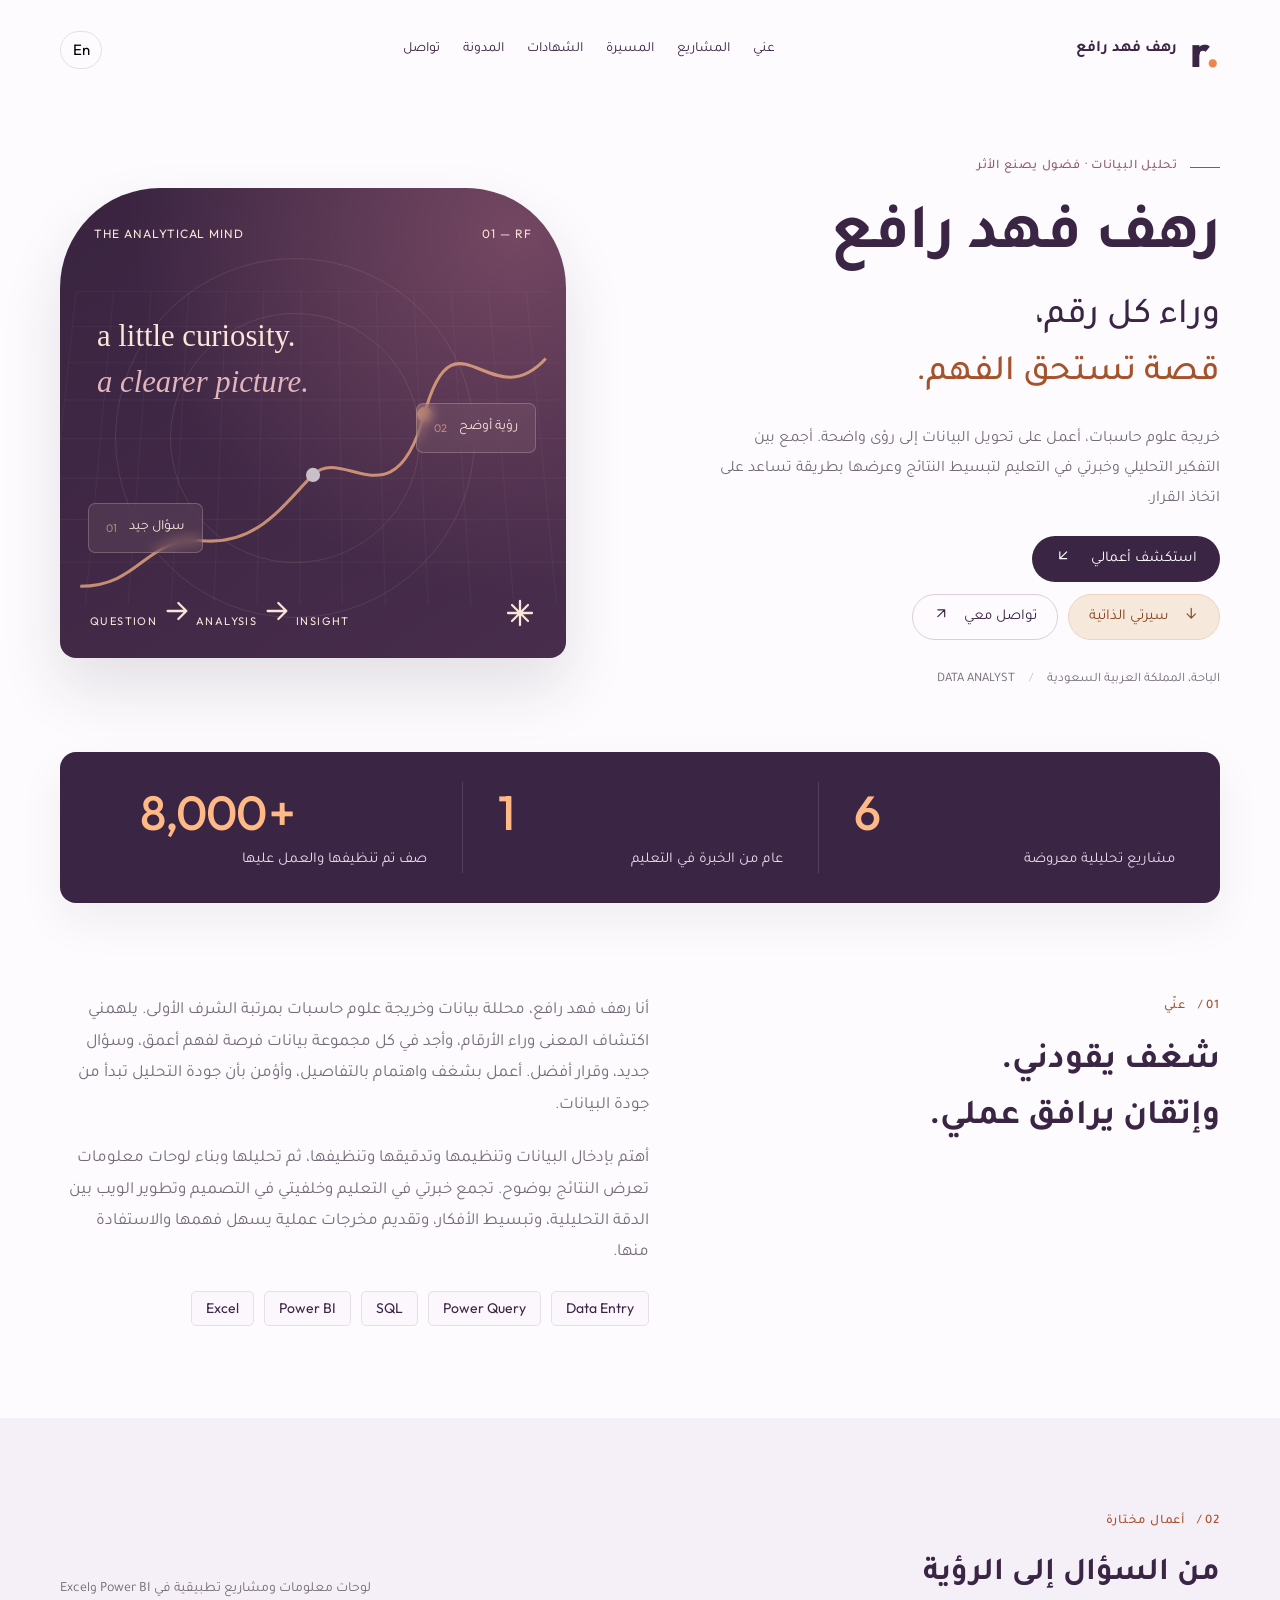
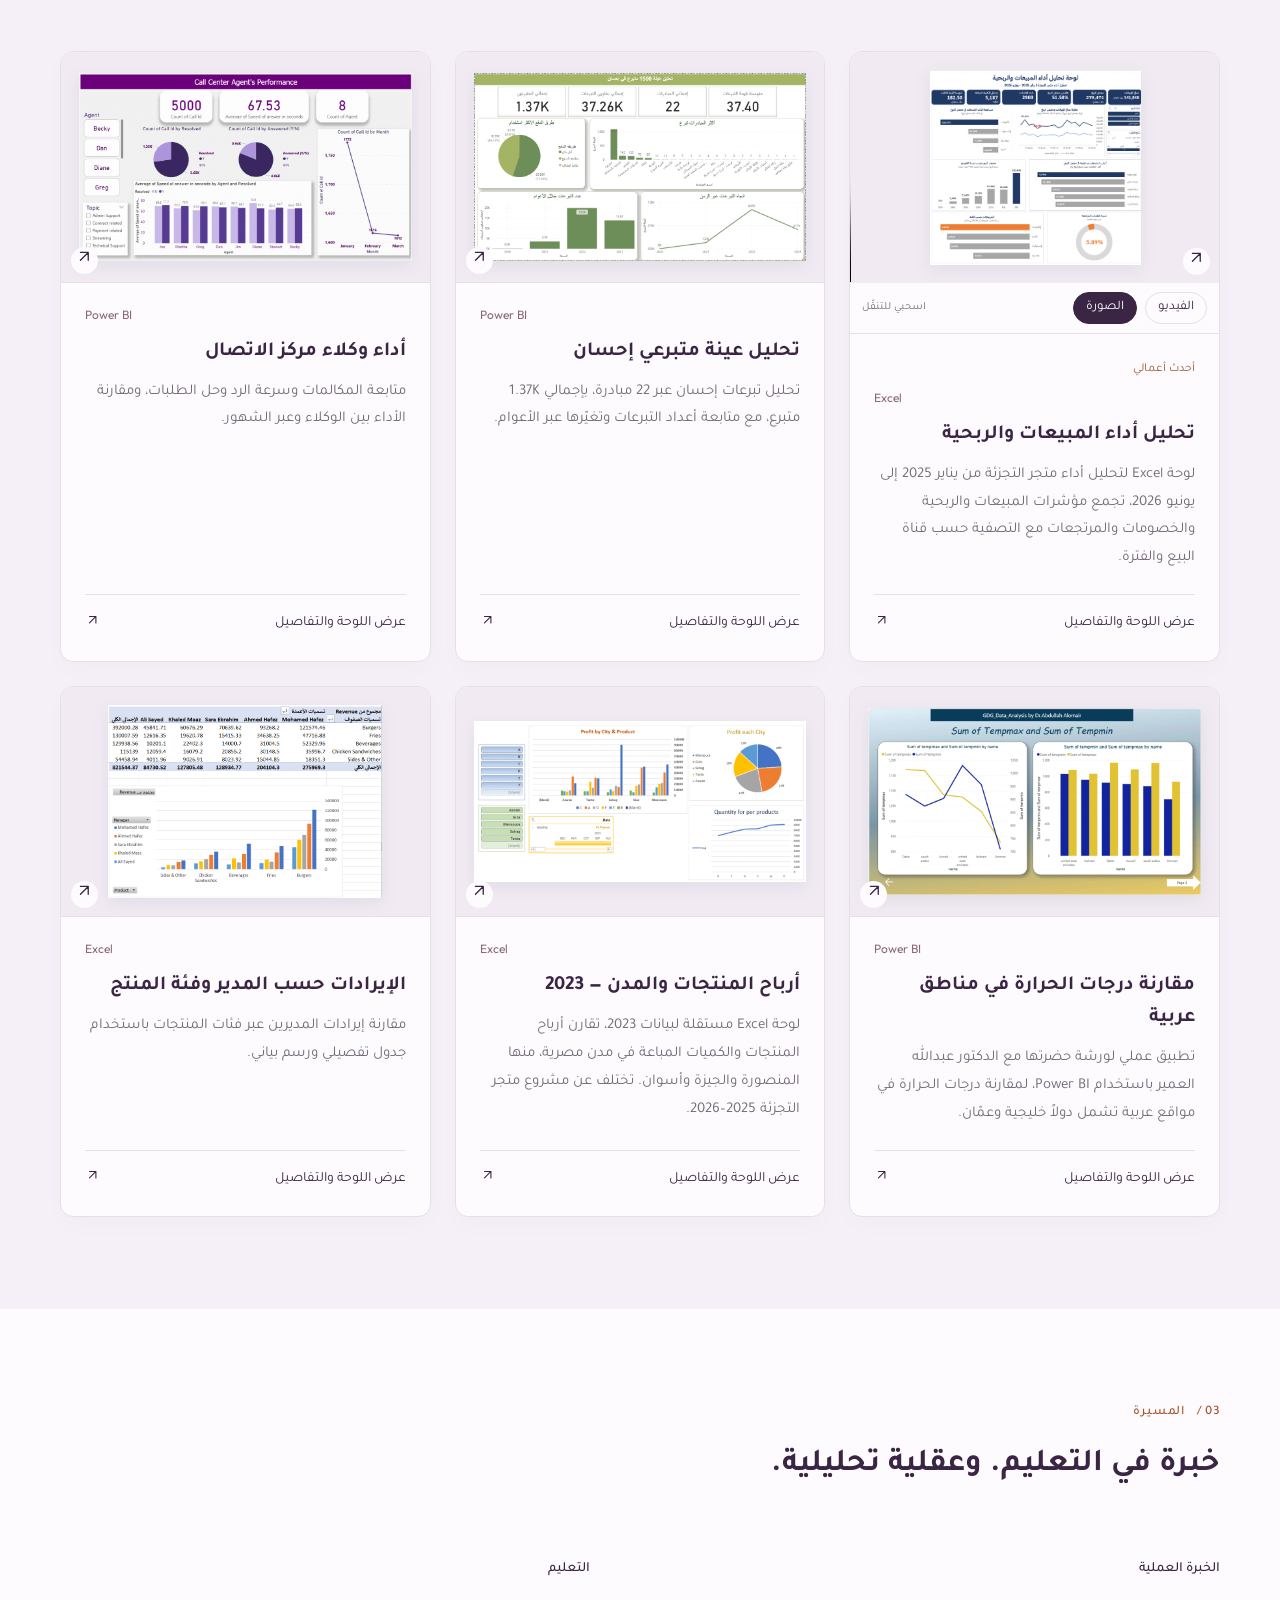
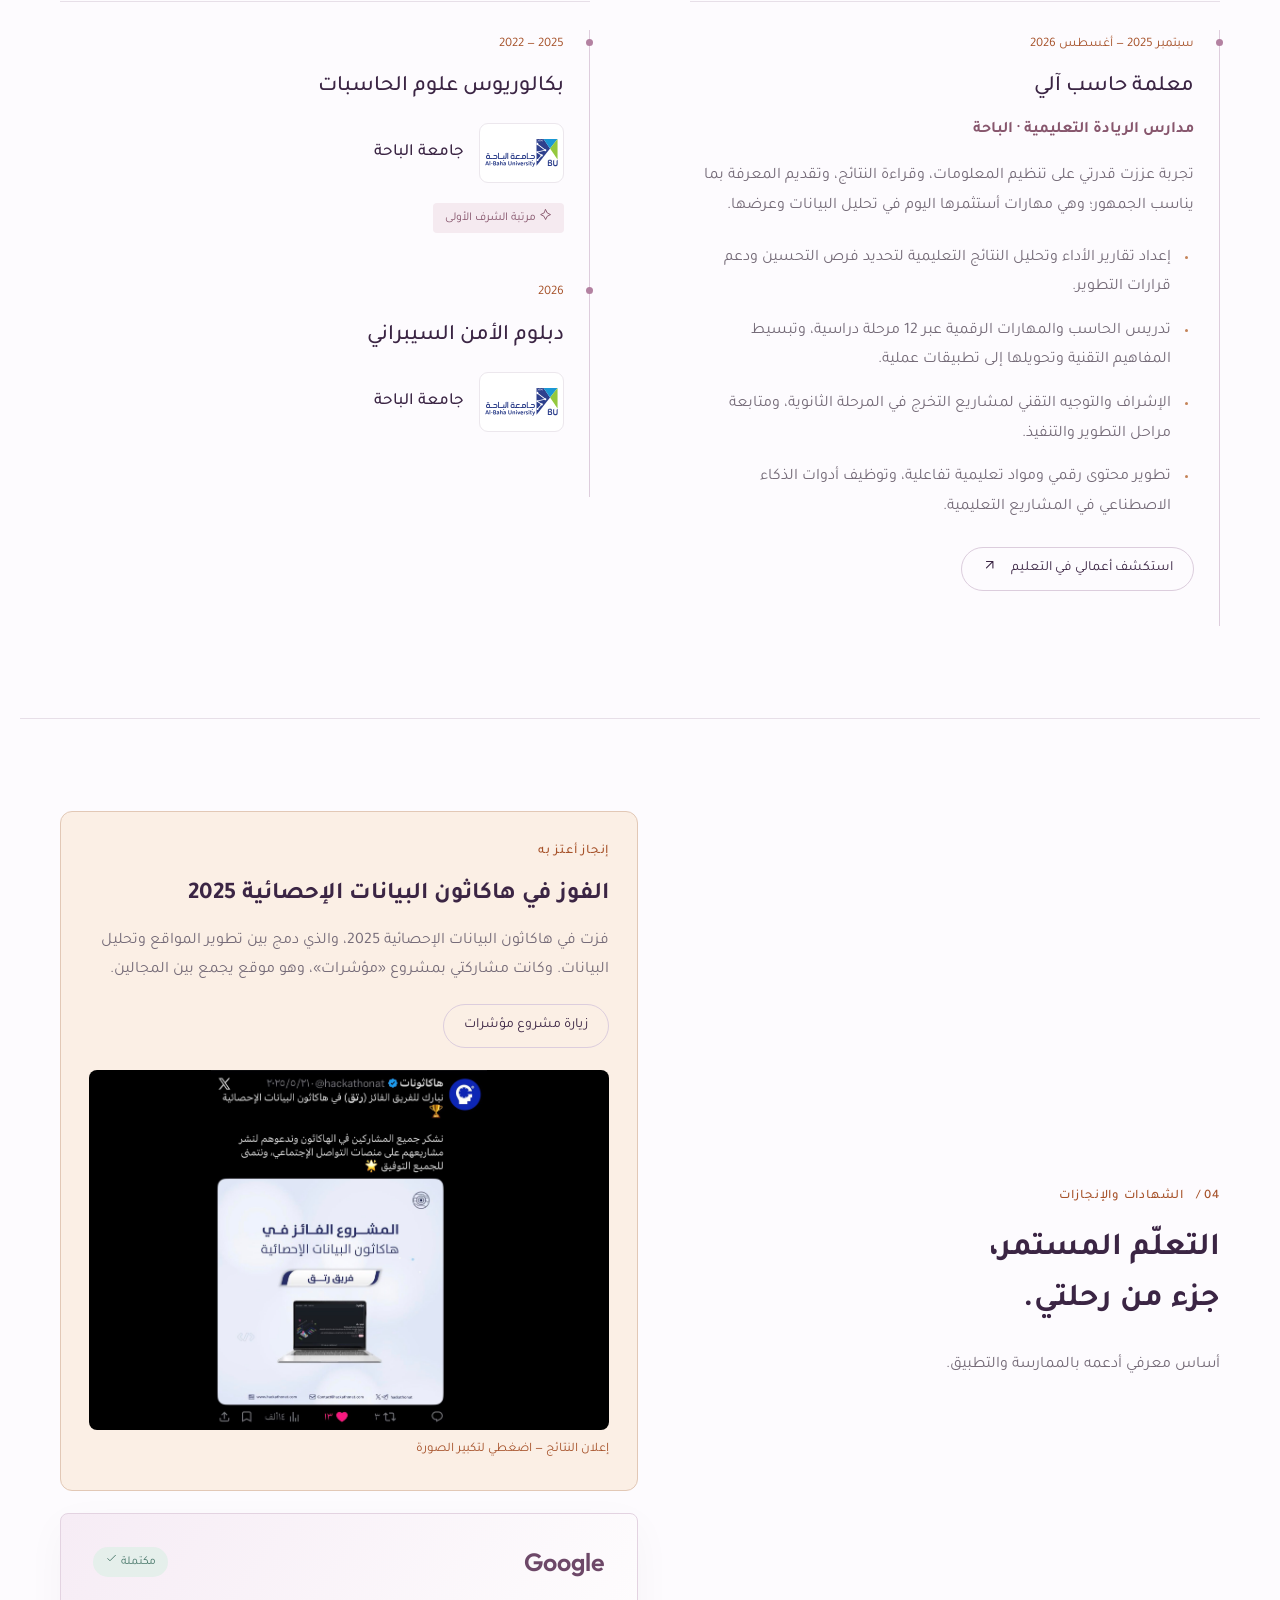
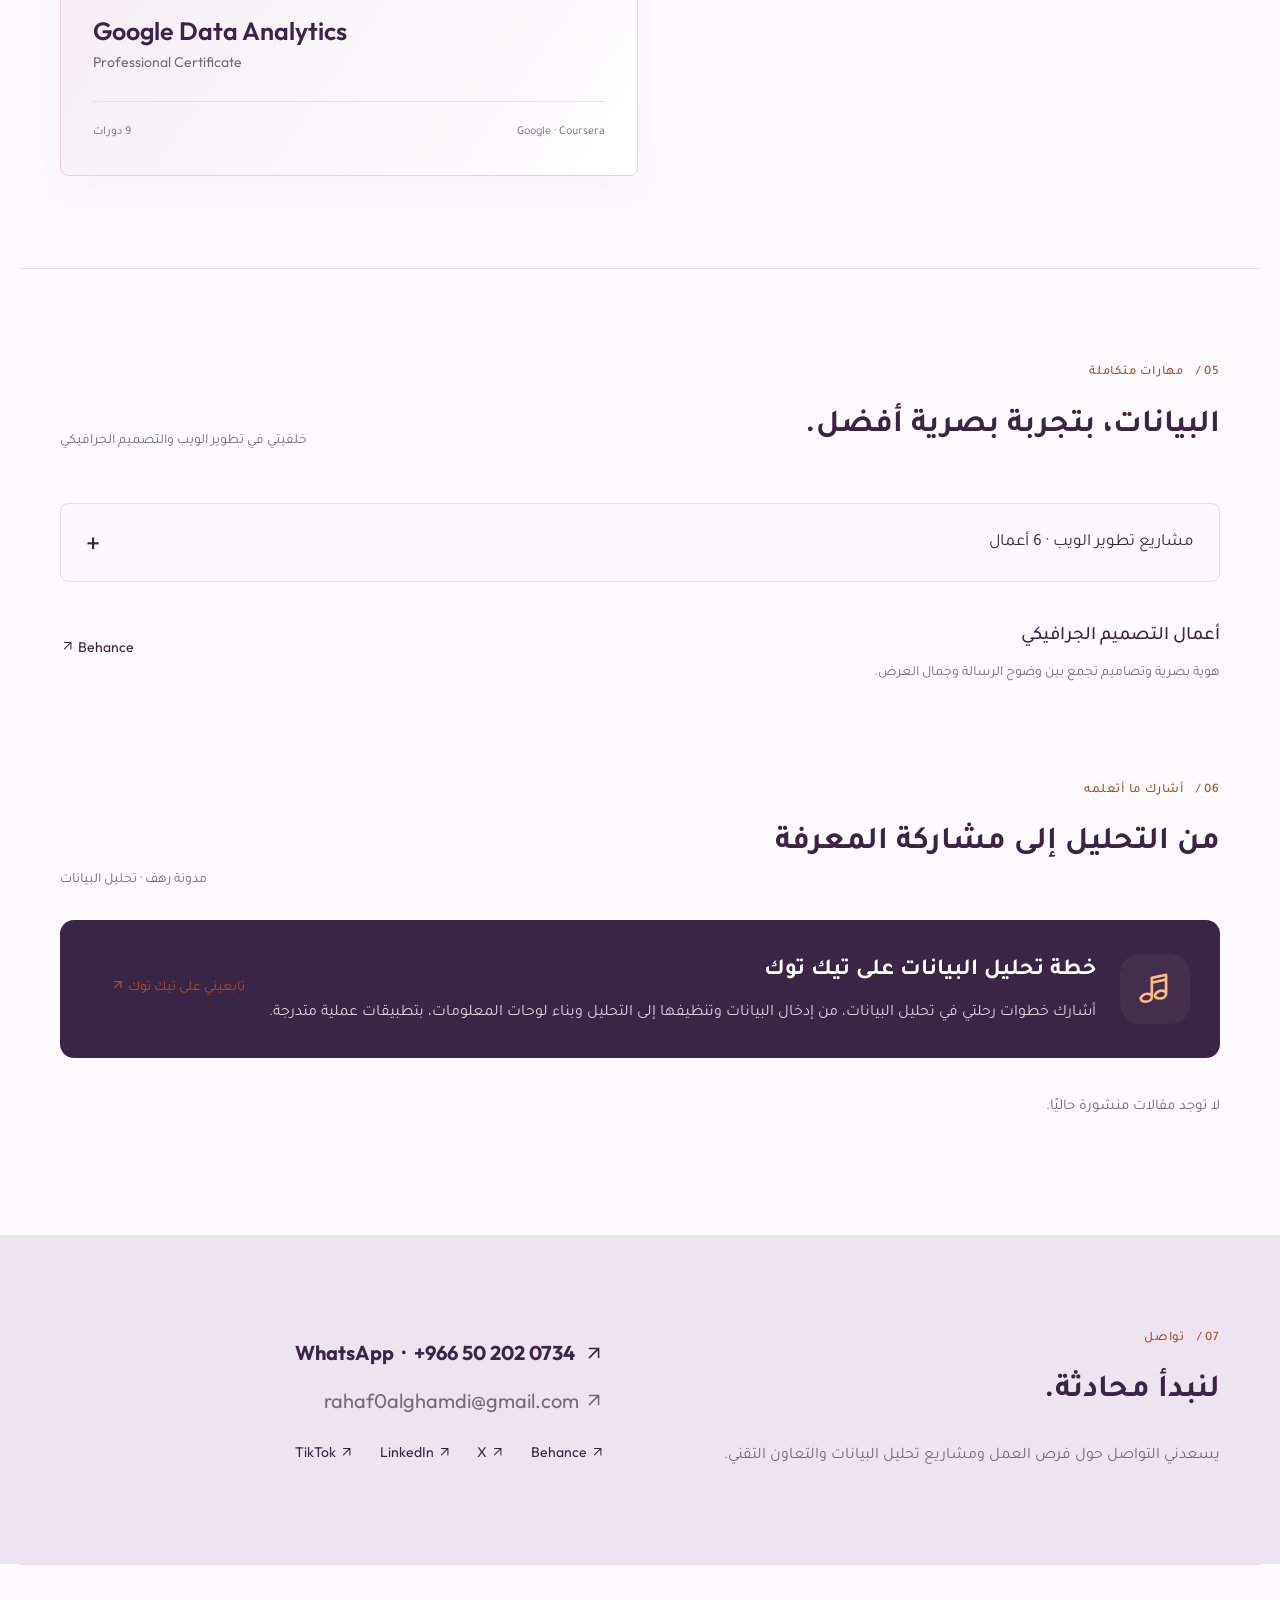
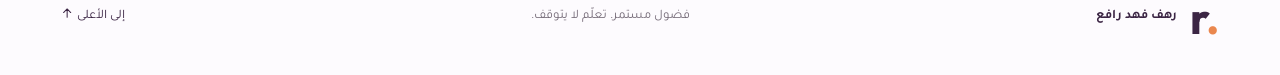
<file: index.html>
<!DOCTYPE html><html lang="ar" dir="rtl"><head><meta charset="UTF-8"><meta name="viewport" content="width=device-width, initial-scale=1"><meta name="description" content="رهف فهد رافع — بورتفوليو تحليل البيانات، المشاريع، الشهادات والخبرة المهنية."><title>رهف فهد رافع | تحليل البيانات</title><link rel="icon" type="image/svg+xml" href="data:image/svg+xml,%3Csvg xmlns='http://www.w3.org/2000/svg' viewBox='0 0 32 32'%3E%3Crect width='32' height='32' rx='9' fill='%233B2544'/%3E%3Cpath d='M8 23V16M16 23V9M24 23V13' stroke='%23FF995C' stroke-width='4'/%3E%3C/svg%3E"><link rel="preconnect" href="https://fonts.googleapis.com"><link href="https://fonts.googleapis.com/css2?family=Tajawal:wght@400;500;600;700;800&amp;family=Outfit:wght@400;500;600;700&amp;display=swap" rel="stylesheet"><link rel="stylesheet" href="style.css?v=20261029-media"></head><body><div class="scroll-progress" aria-hidden="true"></div>
<header><a class="brand" href="#home" aria-label="Rahaf home"><span class="monogram">r<span>.</span></span><span data-ar="رهف فهد رافع" data-en="Rahaf Fahad Rafea">رهف فهد رافع</span></a><nav id="main-nav" aria-label="Main navigation"><a href="#about" data-ar="عني" data-en="About">عني</a><a href="#projects" data-ar="المشاريع" data-en="Projects">المشاريع</a><a href="#journey" data-ar="المسيرة" data-en="Journey">المسيرة</a><a href="#certificates" data-ar="الشهادات" data-en="Credentials">الشهادات</a><a href="#blog" data-ar="المدونة" data-en="Blog">المدونة</a><a href="#contact" data-ar="تواصل" data-en="Contact">تواصل</a></nav><div class="header-controls"><button class="language" id="language" aria-label="Switch to English">En</button><button class="menu-toggle" aria-controls="main-nav" aria-expanded="false" aria-label="فتح القائمة" type="button"><span></span><span></span><span></span></button></div></header>
<main><section class="hero wrap" id="home"><div class="hero-copy"><div class="eyebrow"><span class="short-line"></span><span data-ar="تحليل البيانات · فضول يصنع الأثر" data-en="DATA ANALYTICS · CURIOSITY WITH PURPOSE">تحليل البيانات · فضول يصنع الأثر</span></div><h1 data-ar="رهف فهد رافع" data-en="Rahaf Fahad Rafea">رهف فهد رافع</h1><h2 data-ar="وراء كل رقم،<br><span>قصة تستحق الفهم.</span>" data-en="Behind every number,<br><span>a story worth understanding.</span>">وراء كل رقم،<br><span>قصة تستحق الفهم.</span></h2><p data-ar="خريجة علوم حاسبات، أعمل على تحويل البيانات إلى رؤى واضحة. أجمع بين التفكير التحليلي وخبرتي في التعليم لتبسيط النتائج وعرضها بطريقة تساعد على اتخاذ القرار." data-en="A Computer Science graduate turning data into clear insights. I combine analytical thinking with my teaching experience to make findings understandable and useful for decision-making.">خريجة علوم حاسبات، أعمل على تحويل البيانات إلى رؤى واضحة. أجمع بين التفكير التحليلي وخبرتي في التعليم لتبسيط النتائج وعرضها بطريقة تساعد على اتخاذ القرار.</p><div class="hero-actions"><a class="primary" href="#projects"><span data-ar="استكشف أعمالي" data-en="Explore my work" >استكشف أعمالي</span><span><svg class="ui-icon" viewBox="0 0 24 24" fill="none" stroke="currentColor" stroke-width="1.7" stroke-linecap="round" stroke-linejoin="round" aria-hidden="true" focusable="false"><path d="M17 7 7 17M7 7v10h10"/></svg></span></a><div class="secondary-actions"><a class="secondary resume-button" href="assets/Rahaf_Data_Analyst_CV.pdf?v=20261029-cv" target="_blank" rel="noopener" download="Rahaf_Data_Analyst_CV.pdf"><span aria-hidden="true"><svg class="ui-icon" viewBox="0 0 24 24" fill="none" stroke="currentColor" stroke-width="1.7" stroke-linecap="round" stroke-linejoin="round" aria-hidden="true" focusable="false"><path d="M12 5v14m-6-6 6 6 6-6"/></svg></span><span data-ar="سيرتي الذاتية" data-en="My résumé" >سيرتي الذاتية</span></a><a class="secondary" href="https://wa.me/966502020734" target="_blank" rel="noopener noreferrer"><span data-ar="تواصل معي" data-en="Get in touch" >تواصل معي</span><span aria-hidden="true"><svg class="ui-icon" viewBox="0 0 24 24" fill="none" stroke="currentColor" stroke-width="1.7" stroke-linecap="round" stroke-linejoin="round" aria-hidden="true" focusable="false"><path d="M7 17 17 7M7 7h10v10"/></svg></span></a></div></div><div class="hero-foot"><span data-ar="الباحة، المملكة العربية السعودية" data-en="Al-Baha, Saudi Arabia">الباحة، المملكة العربية السعودية</span><span class="sep">/</span><span>DATA ANALYST</span></div></div><div class="visual" aria-hidden="true"><div class="visual-top"><span>THE ANALYTICAL MIND</span><span>01 — RF</span></div><div class="orbit o1"></div><div class="orbit o2"></div><div class="graph-grid"></div><svg class="trend" viewBox="0 0 500 320"><path d="M20 270 C80 270 85 220 140 225 S220 190 250 160 S330 210 360 100 S425 105 480 45" fill="none" stroke="#ffb987" stroke-width="3"/><circle cx="250" cy="160" r="7" fill="#fff"/><circle cx="360" cy="100" r="7" fill="#ffb987"/></svg><div class="visual-word">a little curiosity.<br><em>a clearer picture.</em></div><div class="floating f1"><span>01</span><b data-ar="سؤال جيد" data-en="A good question">سؤال جيد</b></div><div class="floating f2"><span>02</span><b data-ar="رؤية أوضح" data-en="A clearer insight">رؤية أوضح</b></div><div class="visual-bottom"><span>QUESTION <svg class="ui-icon" viewBox="0 0 24 24" fill="none" stroke="currentColor" stroke-width="1.7" stroke-linecap="round" stroke-linejoin="round" aria-hidden="true" focusable="false"><path d="M5 12h14m-6-6 6 6-6 6"/></svg> ANALYSIS <svg class="ui-icon" viewBox="0 0 24 24" fill="none" stroke="currentColor" stroke-width="1.7" stroke-linecap="round" stroke-linejoin="round" aria-hidden="true" focusable="false"><path d="M5 12h14m-6-6 6 6-6 6"/></svg> INSIGHT</span><span><svg class="ui-icon" viewBox="0 0 24 24" fill="none" stroke="currentColor" stroke-width="1.7" stroke-linecap="round" stroke-linejoin="round" aria-hidden="true" focusable="false"><path d="M12 3v18M3 12h18M6 6l12 12M6 18 18 6"/></svg></span></div></div></section>
<section class="stats wrap" aria-label="Career highlights"><div><strong dir="ltr"><span class="count" data-count="6">6</span></strong><p data-ar="مشاريع تحليلية معروضة" data-en="Analytical projects showcased" >مشاريع تحليلية معروضة</p></div><div><strong dir="ltr"><span class="count" data-count="1">1</span></strong><p data-ar="عام من الخبرة في التعليم" data-en="Year of teaching experience" >عام من الخبرة في التعليم</p></div><div><strong dir="ltr"><span class="count" data-count="8000">8,000</span>+</strong><p data-ar="صف تم تنظيفها والعمل عليها" data-en="Rows cleaned and worked with" >صف تم تنظيفها والعمل عليها</p></div></section>
<section class="about wrap section" id="about"><div><div class="eyebrow">01 / <span data-ar="عنّي" data-en="ABOUT ME" >عنّي</span></div><h2 data-ar="شغف يقودني.&lt;br&gt;وإتقان يرافق عملي." data-en="Driven by curiosity.&lt;br&gt;Committed to quality." >شغف يقودني.<br>وإتقان يرافق عملي.</h2></div><div><p data-ar="أنا رهف فهد رافع، محللة بيانات وخريجة علوم حاسبات بمرتبة الشرف الأولى. يلهمني اكتشاف المعنى وراء الأرقام، وأجد في كل مجموعة بيانات فرصة لفهم أعمق، وسؤال جديد، وقرار أفضل. أعمل بشغف واهتمام بالتفاصيل، وأؤمن بأن جودة التحليل تبدأ من جودة البيانات." data-en="I’m Rahaf Fahad Rafea, a data analyst and Computer Science graduate with First-Class Honors. Finding meaning in numbers inspires me: every dataset offers a chance for deeper understanding, a better question, and a more informed decision. I bring care and curiosity to my work, knowing that good analysis starts with good data." >أنا رهف فهد رافع، محللة بيانات وخريجة علوم حاسبات بمرتبة الشرف الأولى. يلهمني اكتشاف المعنى وراء الأرقام، وأجد في كل مجموعة بيانات فرصة لفهم أعمق، وسؤال جديد، وقرار أفضل. أعمل بشغف واهتمام بالتفاصيل، وأؤمن بأن جودة التحليل تبدأ من جودة البيانات.</p><p data-ar="أهتم بإدخال البيانات وتنظيمها وتدقيقها وتنظيفها، ثم تحليلها وبناء لوحات معلومات تعرض النتائج بوضوح. تجمع خبرتي في التعليم وخلفيتي في التصميم وتطوير الويب بين الدقة التحليلية، وتبسيط الأفكار، وتقديم مخرجات عملية يسهل فهمها والاستفادة منها." data-en="My work spans data entry, organization, validation and cleaning, followed by analysis and clear dashboards. My teaching experience and background in design and web development help me combine analytical precision with accessible explanations and practical presentation." class="muted">أهتم بإدخال البيانات وتنظيمها وتدقيقها وتنظيفها، ثم تحليلها وبناء لوحات معلومات تعرض النتائج بوضوح. تجمع خبرتي في التعليم وخلفيتي في التصميم وتطوير الويب بين الدقة التحليلية، وتبسيط الأفكار، وتقديم مخرجات عملية يسهل فهمها والاستفادة منها.</p><div class="tools"><span>Excel</span><span>Power BI</span><span>SQL</span><span>Power Query</span><span>Data Entry</span></div></div></section>
<section class="projects-bg" id="projects"><div class="wrap section"><div class="section-head"><div><div class="eyebrow">02 / <span data-ar="أعمال مختارة" data-en="SELECTED WORK">أعمال مختارة</span></div><h2 data-ar="من السؤال إلى الرؤية" data-en="From questions to insights">من السؤال إلى الرؤية</h2></div><p data-ar="لوحات معلومات ومشاريع تطبيقية في Power BI وExcel" data-en="Dashboards and practical projects in Power BI and Excel">لوحات معلومات ومشاريع تطبيقية في Power BI وExcel</p></div><div class="project-grid"><article class="project"><div class="project-gallery"><div class="media-track" id="sales-media" tabindex="0" role="region" aria-label="Sales dashboard video and image"><div class="media-slide"><video controls muted loop playsinline preload="none" poster="assets/sales-performance-profitability.png" width="640" height="576"><source src="assets/sales-dashboard-demo.mp4" type="video/mp4"><a href="assets/sales-dashboard-demo.mp4">MP4</a></video></div><div class="media-slide"><button class="project-image" data-project="0" aria-label="Sales Performance and Profitability"><img src="assets/sales-performance-profitability.png" alt="لوحة تحليل أداء المبيعات والربحية" loading="lazy" width="1075" height="990"><span><svg class="ui-icon" viewBox="0 0 24 24" fill="none" stroke="currentColor" stroke-width="1.7" stroke-linecap="round" stroke-linejoin="round" aria-hidden="true"><path d="M7 17 17 7M7 7h10v10"/></svg></span></button></div></div><div class="media-switch" role="group" aria-label="Choose dashboard media"><button type="button" data-media-index="0" aria-controls="sales-media" aria-pressed="true" data-ar="الفيديو" data-en="Video">الفيديو</button><button type="button" data-media-index="1" aria-controls="sales-media" aria-pressed="false" data-ar="الصورة" data-en="Image">الصورة</button><span data-ar="اسحبي للتنقّل" data-en="Swipe to browse">اسحبي للتنقّل</span></div></div><div class="project-info"><div class="recency"><span  data-ar="أحدث أعمالي" data-en="LATEST WORK">أحدث أعمالي</span></div><div class="tags">Excel</div><h3  data-ar="تحليل أداء المبيعات والربحية" data-en="Sales Performance &amp; Profitability">تحليل أداء المبيعات والربحية</h3><p  data-ar="لوحة Excel لتحليل أداء متجر التجزئة من يناير 2025 إلى يونيو 2026، تجمع مؤشرات المبيعات والربحية والخصومات والمرتجعات مع التصفية حسب قناة البيع والفترة." data-en="An Excel dashboard analyzing retail performance from January 2025 to June 2026, bringing together sales, profitability, discounts and returns with channel and date filters.">لوحة Excel لتحليل أداء متجر التجزئة من يناير 2025 إلى يونيو 2026، تجمع مؤشرات المبيعات والربحية والخصومات والمرتجعات مع التصفية حسب قناة البيع والفترة.</p><button class="detail" data-project="0"><span  data-ar="عرض اللوحة والتفاصيل" data-en="View dashboard &amp; details">عرض اللوحة والتفاصيل</span><span><svg class="ui-icon" viewBox="0 0 24 24" fill="none" stroke="currentColor" stroke-width="1.7" stroke-linecap="round" stroke-linejoin="round" aria-hidden="true"><path d="M7 17 17 7M7 7h10v10"/></svg></span></button></div></article><article class="project"><button class="project-image" data-project="1" aria-label="Ehsan Donor Sample"><img src="assets/ehsan.png" alt="Ehsan Donor Sample dashboard" loading="lazy" width="1024" height="577"><span><svg class="ui-icon" viewBox="0 0 24 24" fill="none" stroke="currentColor" stroke-width="1.7" stroke-linecap="round" stroke-linejoin="round" aria-hidden="true" focusable="false"><path d="M7 17 17 7M7 7h10v10"/></svg></span></button><div class="project-info"><div class="tags">Power BI</div><h3 data-ar="تحليل عينة متبرعي إحسان" data-en="Ehsan Donor Sample" >تحليل عينة متبرعي إحسان</h3><p data-ar="تحليل تبرعات إحسان عبر 22 مبادرة، بإجمالي 1.37K متبرع، مع متابعة أعداد التبرعات وتغيّرها عبر الأعوام." data-en="Analysis of Ehsan donations across 22 initiatives, with 1.37K donors, tracking donation counts over time." >تحليل تبرعات إحسان عبر 22 مبادرة، بإجمالي 1.37K متبرع، مع متابعة أعداد التبرعات وتغيّرها عبر الأعوام.</p><button class="detail" data-project="1"><span data-ar="عرض اللوحة والتفاصيل" data-en="View dashboard &amp; details" >عرض اللوحة والتفاصيل</span><span><svg class="ui-icon" viewBox="0 0 24 24" fill="none" stroke="currentColor" stroke-width="1.7" stroke-linecap="round" stroke-linejoin="round" aria-hidden="true" focusable="false"><path d="M7 17 17 7M7 7h10v10"/></svg></span></button></div></article><article class="project"><button class="project-image" data-project="2" aria-label="Call Center Agents Performance"><img src="assets/call-center.png" alt="Call Center Agents Performance dashboard" loading="lazy" width="1024" height="577"><span><svg class="ui-icon" viewBox="0 0 24 24" fill="none" stroke="currentColor" stroke-width="1.7" stroke-linecap="round" stroke-linejoin="round" aria-hidden="true" focusable="false"><path d="M7 17 17 7M7 7h10v10"/></svg></span></button><div class="project-info"><div class="tags">Power BI</div><h3 data-ar="أداء وكلاء مركز الاتصال" data-en="Call Center Agents Performance" >أداء وكلاء مركز الاتصال</h3><p data-ar="متابعة المكالمات وسرعة الرد وحل الطلبات، ومقارنة الأداء بين الوكلاء وعبر الشهور." data-en="Tracking calls, answer speed and resolution, with comparisons across agents and months." >متابعة المكالمات وسرعة الرد وحل الطلبات، ومقارنة الأداء بين الوكلاء وعبر الشهور.</p><button class="detail" data-project="2"><span data-ar="عرض اللوحة والتفاصيل" data-en="View dashboard &amp; details" >عرض اللوحة والتفاصيل</span><span><svg class="ui-icon" viewBox="0 0 24 24" fill="none" stroke="currentColor" stroke-width="1.7" stroke-linecap="round" stroke-linejoin="round" aria-hidden="true" focusable="false"><path d="M7 17 17 7M7 7h10v10"/></svg></span></button></div></article><article class="project"><button class="project-image" data-project="3" aria-label="Temperature Comparison Across Arab Locations"><img src="assets/gulf-weather.png" alt="Temperature Comparison Across Arab Locations dashboard" loading="lazy" width="1024" height="577"><span><svg class="ui-icon" viewBox="0 0 24 24" fill="none" stroke="currentColor" stroke-width="1.7" stroke-linecap="round" stroke-linejoin="round" aria-hidden="true" focusable="false"><path d="M7 17 17 7M7 7h10v10"/></svg></span></button><div class="project-info"><div class="tags">Power BI</div><h3 data-ar="مقارنة درجات الحرارة في مناطق عربية" data-en="Temperature Comparison Across Arab Locations" >مقارنة درجات الحرارة في مناطق عربية</h3><p data-ar="تطبيق عملي لورشة حضرتها مع الدكتور عبدالله العمير باستخدام Power BI، لمقارنة درجات الحرارة في مواقع عربية تشمل دولاً خليجية وعمّان." data-en="A hands-on Power BI exercise from a workshop I attended with Dr. Abdullah Alomair, comparing temperatures across Arab locations, including Gulf countries and Amman." >تطبيق عملي لورشة حضرتها مع الدكتور عبدالله العمير باستخدام Power BI، لمقارنة درجات الحرارة في مواقع عربية تشمل دولاً خليجية وعمّان.</p><button class="detail" data-project="3"><span data-ar="عرض اللوحة والتفاصيل" data-en="View dashboard &amp; details" >عرض اللوحة والتفاصيل</span><span><svg class="ui-icon" viewBox="0 0 24 24" fill="none" stroke="currentColor" stroke-width="1.7" stroke-linecap="round" stroke-linejoin="round" aria-hidden="true" focusable="false"><path d="M7 17 17 7M7 7h10v10"/></svg></span></button></div></article><article class="project"><button class="project-image" data-project="4" aria-label="Product &amp; City Profitability — 2023"><img src="assets/profit-sales.png" alt="Product &amp; City Profitability — 2023 dashboard" loading="lazy" width="1024" height="577"><span><svg class="ui-icon" viewBox="0 0 24 24" fill="none" stroke="currentColor" stroke-width="1.7" stroke-linecap="round" stroke-linejoin="round" aria-hidden="true" focusable="false"><path d="M7 17 17 7M7 7h10v10"/></svg></span></button><div class="project-info"><div class="tags">Excel</div><h3 data-ar="أرباح المنتجات والمدن — 2023" data-en="Product &amp; City Profitability — 2023" >أرباح المنتجات والمدن — 2023</h3><p data-ar="لوحة Excel مستقلة لبيانات 2023، تقارن أرباح المنتجات والكميات المباعة في مدن مصرية، منها المنصورة والجيزة وأسوان. تختلف عن مشروع متجر التجزئة 2025–2026." data-en="A separate Excel dashboard for 2023 data, comparing product profit and units sold across Egyptian cities, including Mansoura, Giza and Aswan. Distinct from the 2025–2026 retail project." >لوحة Excel مستقلة لبيانات 2023، تقارن أرباح المنتجات والكميات المباعة في مدن مصرية، منها المنصورة والجيزة وأسوان. تختلف عن مشروع متجر التجزئة 2025–2026.</p><button class="detail" data-project="4"><span data-ar="عرض اللوحة والتفاصيل" data-en="View dashboard &amp; details" >عرض اللوحة والتفاصيل</span><span><svg class="ui-icon" viewBox="0 0 24 24" fill="none" stroke="currentColor" stroke-width="1.7" stroke-linecap="round" stroke-linejoin="round" aria-hidden="true" focusable="false"><path d="M7 17 17 7M7 7h10v10"/></svg></span></button></div></article><article class="project"><button class="project-image" data-project="5" aria-label="Revenue by Manager &amp; Product Category"><img src="assets/manager-revenue.png" alt="Revenue by Manager &amp; Product Category dashboard" loading="lazy" width="1024" height="577"><span><svg class="ui-icon" viewBox="0 0 24 24" fill="none" stroke="currentColor" stroke-width="1.7" stroke-linecap="round" stroke-linejoin="round" aria-hidden="true" focusable="false"><path d="M7 17 17 7M7 7h10v10"/></svg></span></button><div class="project-info"><div class="tags">Excel</div><h3 data-ar="الإيرادات حسب المدير وفئة المنتج" data-en="Revenue by Manager &amp; Product Category" >الإيرادات حسب المدير وفئة المنتج</h3><p data-ar="مقارنة إيرادات المديرين عبر فئات المنتجات باستخدام جدول تفصيلي ورسم بياني." data-en="Comparing managers’ revenue across product categories through a detailed table and chart." >مقارنة إيرادات المديرين عبر فئات المنتجات باستخدام جدول تفصيلي ورسم بياني.</p><button class="detail" data-project="5"><span data-ar="عرض اللوحة والتفاصيل" data-en="View dashboard &amp; details" >عرض اللوحة والتفاصيل</span><span><svg class="ui-icon" viewBox="0 0 24 24" fill="none" stroke="currentColor" stroke-width="1.7" stroke-linecap="round" stroke-linejoin="round" aria-hidden="true" focusable="false"><path d="M7 17 17 7M7 7h10v10"/></svg></span></button></div></article></div></div></section>
<section class="wrap section" id="journey"><div class="section-head"><div><div class="eyebrow">03 / <span data-ar="المسيرة" data-en="MY JOURNEY" >المسيرة</span></div><h2 data-ar="خبرة في التعليم. وعقلية تحليلية." data-en="Teaching experience. An analytical mindset." >خبرة في التعليم. وعقلية تحليلية.</h2></div></div><div class="journey-grid"><div><h3 data-ar="الخبرة العملية" data-en="EXPERIENCE" class="column-label">الخبرة العملية</h3><div class="timeline"><span class="date" data-ar="سبتمبر 2025 — أغسطس 2026" data-en="September 2025 — August 2026">سبتمبر 2025 — أغسطس 2026</span><h3 data-ar="معلمة حاسب آلي" data-en="Computer Science Teacher" >معلمة حاسب آلي</h3><p data-ar="مدارس الريادة التعليمية · الباحة" data-en="Al-Riyada Schools · Al-Baha" class="employer">مدارس الريادة التعليمية · الباحة</p><p data-ar="تجربة عززت قدرتي على تنظيم المعلومات، وقراءة النتائج، وتقديم المعرفة بما يناسب الجمهور؛ وهي مهارات أستثمرها اليوم في تحليل البيانات وعرضها." data-en="This experience strengthened my ability to organize information, interpret results and adapt explanations to an audience—skills I bring to data analysis and presentation." >تجربة عززت قدرتي على تنظيم المعلومات، وقراءة النتائج، وتقديم المعرفة بما يناسب الجمهور؛ وهي مهارات أستثمرها اليوم في تحليل البيانات وعرضها.</p><ul class="experience-list"><li data-ar="إعداد تقارير الأداء وتحليل النتائج التعليمية لتحديد فرص التحسين ودعم قرارات التطوير." data-en="Prepared performance reports and analyzed learning outcomes to identify opportunities for improvement." >إعداد تقارير الأداء وتحليل النتائج التعليمية لتحديد فرص التحسين ودعم قرارات التطوير.</li><li data-ar="تدريس الحاسب والمهارات الرقمية عبر 12 مرحلة دراسية، وتبسيط المفاهيم التقنية وتحويلها إلى تطبيقات عملية." data-en="Taught computer science and digital skills across 12 grade levels, turning technical concepts into practical activities." >تدريس الحاسب والمهارات الرقمية عبر 12 مرحلة دراسية، وتبسيط المفاهيم التقنية وتحويلها إلى تطبيقات عملية.</li><li data-ar="الإشراف والتوجيه التقني لمشاريع التخرج في المرحلة الثانوية، ومتابعة مراحل التطوير والتنفيذ." data-en="Provided technical guidance for secondary-school graduation projects and tracked their development and implementation." >الإشراف والتوجيه التقني لمشاريع التخرج في المرحلة الثانوية، ومتابعة مراحل التطوير والتنفيذ.</li><li data-ar="تطوير محتوى رقمي ومواد تعليمية تفاعلية، وتوظيف أدوات الذكاء الاصطناعي في المشاريع التعليمية." data-en="Developed digital content and interactive learning materials, using AI tools in educational projects." >تطوير محتوى رقمي ومواد تعليمية تفاعلية، وتوظيف أدوات الذكاء الاصطناعي في المشاريع التعليمية.</li></ul><a class="education-work secondary" href="https://sites.google.com/view/teacher-rahaf" target="_blank" rel="noopener noreferrer"><span data-ar="استكشف أعمالي في التعليم" data-en="Explore my teaching portfolio" >استكشف أعمالي في التعليم</span><span><svg class="ui-icon" viewBox="0 0 24 24" fill="none" stroke="currentColor" stroke-width="1.7" stroke-linecap="round" stroke-linejoin="round" aria-hidden="true" focusable="false"><path d="M7 17 17 7M7 7h10v10"/></svg></span></a></div></div><div><h3 data-ar="التعليم" data-en="EDUCATION" class="column-label">التعليم</h3><div class="timeline education"><span class="date" dir="ltr">2022 — 2025</span><h3 data-ar="بكالوريوس علوم الحاسبات" data-en="Bachelor’s in Computer Science" >بكالوريوس علوم الحاسبات</h3><div class="university"><img src="assets/al-baha-university.svg" alt="Al-Baha University" width="78" height="55" loading="lazy"><span data-ar="جامعة الباحة" data-en="Al-Baha University" >جامعة الباحة</span></div><span data-ar="✧ مرتبة الشرف الأولى" data-en="✧ First-Class Honors" class="pill"><svg class="ui-icon" viewBox="0 0 24 24" fill="none" stroke="currentColor" stroke-width="1.7" stroke-linecap="round" stroke-linejoin="round" aria-hidden="true" focusable="false"><path d="m12 3 3 6 6 3-6 3-3 6-3-6-6-3 6-3Z"/></svg> مرتبة الشرف الأولى</span></div><div class="timeline education"><span class="date">2026</span><h3 data-ar="دبلوم الأمن السيبراني" data-en="Diploma in Cybersecurity" >دبلوم الأمن السيبراني</h3><div class="university"><img src="assets/al-baha-university.svg" alt="Al-Baha University" width="78" height="55" loading="lazy"><span data-ar="جامعة الباحة" data-en="Al-Baha University" >جامعة الباحة</span></div></div></div></div></section>
<section class="wrap certificates section" id="certificates"><div><div class="eyebrow">04 / <span data-ar="الشهادات والإنجازات" data-en="CREDENTIALS & ACHIEVEMENTS">الشهادات والإنجازات</span></div><h2 data-ar="التعلّم المستمر،<br>جزء من رحلتي." data-en="Always learning.<br>Always moving forward.">التعلّم المستمر،<br>جزء من رحلتي.</h2><p data-ar="أساس معرفي أدعمه بالممارسة والتطبيق." data-en="A foundation of knowledge strengthened through practice.">أساس معرفي أدعمه بالممارسة والتطبيق.</p></div><div class="credentials-stack"><aside class="achievement-card"><div class="eyebrow" data-ar="إنجاز أعتز به" data-en="A PROUD MILESTONE">إنجاز أعتز به</div><h3 data-ar="الفوز في هاكاثون البيانات الإحصائية 2025" data-en="2025 Statistical Data Hackathon Winner">الفوز في هاكاثون البيانات الإحصائية 2025</h3><p data-ar="فزت في هاكاثون البيانات الإحصائية 2025، والذي دمج بين تطوير المواقع وتحليل البيانات. وكانت مشاركتي بمشروع «مؤشرات»، وهو موقع يجمع بين المجالين." data-en="I won the 2025 Statistical Data Hackathon, which combined web development and data analysis. My entry was Indicators, a website bringing both fields together.">فزت في هاكاثون البيانات الإحصائية 2025، والذي دمج بين تطوير المواقع وتحليل البيانات. وكانت مشاركتي بمشروع «مؤشرات»، وهو موقع يجمع بين المجالين.</p><a class="secondary achievement-link" href="https://next-js-indicator2025.vercel.app/" target="_blank" rel="noopener noreferrer" data-ar="زيارة مشروع مؤشرات" data-en="Visit Indicators">زيارة مشروع مؤشرات</a><a class="achievement-results" href="assets/hackathon-results-2025.jpg" target="_blank" rel="noopener noreferrer"><img src="assets/hackathon-results-2025.jpg" alt="إعلان هاكاثونات عن فوز فريق رتق بمشروع مؤشرات في هاكاثون البيانات الإحصائية 2025" width="1170" height="1524" loading="lazy"><span data-ar="إعلان النتائج — اضغطي لتكبير الصورة" data-en="Results announcement — open full-size image">إعلان النتائج — اضغطي لتكبير الصورة</span></a></aside><div class="credential"><div class="credential-top"><span class="google">Google</span><span class="completed" data-ar="مكتملة ✓" data-en="Completed ✓">مكتملة <svg class="ui-icon" viewBox="0 0 24 24" fill="none" stroke="currentColor" stroke-width="1.7" stroke-linecap="round" stroke-linejoin="round" aria-hidden="true" focusable="false"><path d="m5 12 4 4L19 6"/></svg></span></div><h3>Google Data Analytics</h3><p>Professional Certificate</p><div class="credential-bottom"><span>Google · Coursera</span><span data-ar="9 دورات" data-en="9 courses">9 دورات</span></div></div></div></section>
<section class="wrap section complementary" id="other-work"><div class="section-head"><div><div class="eyebrow">05 / <span data-ar="مهارات متكاملة" data-en="COMPLEMENTARY WORK" >مهارات متكاملة</span></div><h2 data-ar="البيانات، بتجربة بصرية أفضل." data-en="Data, with a thoughtful visual experience." >البيانات، بتجربة بصرية أفضل.</h2></div><p data-ar="خلفيتي في تطوير الويب والتصميم الجرافيكي" data-en="My background in web development and graphic design" >خلفيتي في تطوير الويب والتصميم الجرافيكي</p></div><details class="web-details"><summary><span data-ar="مشاريع تطوير الويب · 6 أعمال" data-en="Web development · 6 projects" >مشاريع تطوير الويب · 6 أعمال</span><span class="toggle-mark">+</span></summary><div class="web-grid"><article class="web-card"><a href="https://next-js-indicator2025.vercel.app/" target="_blank" rel="noopener noreferrer"><img src="assets/indicators.png" alt="Indicators" loading="lazy" width="800" height="450"><h3 data-ar="مؤشرات" data-en="Indicators" >مؤشرات</h3></a><p data-ar="لوحة تفاعلية تعرض مصادر المنشآت التجارية في المملكة، مع جداول ورسوم وإمكانية رفع الملفات." data-en="An interactive dashboard for Saudi business establishment sources, with tables, charts and file uploads." >لوحة تفاعلية تعرض مصادر المنشآت التجارية في المملكة، مع جداول ورسوم وإمكانية رفع الملفات.</p><a class="web-link" href="https://next-js-indicator2025.vercel.app/" target="_blank" rel="noopener noreferrer"><span data-ar="زيارة المشروع ↗" data-en="Visit project ↗" >زيارة المشروع <svg class="ui-icon" viewBox="0 0 24 24" fill="none" stroke="currentColor" stroke-width="1.7" stroke-linecap="round" stroke-linejoin="round" aria-hidden="true" focusable="false"><path d="M7 17 17 7M7 7h10v10"/></svg></span></a></article><article class="web-card"><a href="https://itunes-sreach-api-1.vercel.app/" target="_blank" rel="noopener noreferrer"><img src="assets/itunes.png" alt="iTunes Podcast Search" loading="lazy" width="800" height="450"><h3 data-ar="البحث عن البودكاست" data-en="iTunes Podcast Search" >البحث عن البودكاست</h3></a><p data-ar="تطبيق Next.js للبحث عن البودكاست باستخدام iTunes API وعرض النتائج المخزنة بصيغة JSON." data-en="A Next.js app for podcast search using the iTunes API, displaying results stored as JSON." >تطبيق Next.js للبحث عن البودكاست باستخدام iTunes API وعرض النتائج المخزنة بصيغة JSON.</p><a class="web-link" href="https://itunes-sreach-api-1.vercel.app/" target="_blank" rel="noopener noreferrer"><span data-ar="زيارة المشروع ↗" data-en="Visit project ↗" >زيارة المشروع <svg class="ui-icon" viewBox="0 0 24 24" fill="none" stroke="currentColor" stroke-width="1.7" stroke-linecap="round" stroke-linejoin="round" aria-hidden="true" focusable="false"><path d="M7 17 17 7M7 7h10v10"/></svg></span></a></article><article class="web-card"><a href="https://rahaf0gh.github.io/HospitalInformationSystem-2024/" target="_blank" rel="noopener noreferrer"><img src="assets/hospital.png" alt="Hospital Information System" loading="lazy" width="800" height="450"><h3 data-ar="عناية طبية" data-en="Hospital Information System" >عناية طبية</h3></a><p data-ar="واجهة أمامية لإدارة معلومات المرضى والمواعيد والموظفين والخدمات الطبية." data-en="A front-end dashboard for patient information, appointments, staff and medical services." >واجهة أمامية لإدارة معلومات المرضى والمواعيد والموظفين والخدمات الطبية.</p><a class="web-link" href="https://rahaf0gh.github.io/HospitalInformationSystem-2024/" target="_blank" rel="noopener noreferrer"><span data-ar="زيارة المشروع ↗" data-en="Visit project ↗" >زيارة المشروع <svg class="ui-icon" viewBox="0 0 24 24" fill="none" stroke="currentColor" stroke-width="1.7" stroke-linecap="round" stroke-linejoin="round" aria-hidden="true" focusable="false"><path d="M7 17 17 7M7 7h10v10"/></svg></span></a></article><article class="web-card"><a href="https://eidcards-1447.hafcode.com/" target="_blank" rel="noopener noreferrer"><img src="assets/eid-cards.png" alt="Eid Greeting Cards" loading="lazy" width="800" height="450"><h3 data-ar="بطاقات تهنئة عيد الفطر" data-en="Eid Greeting Cards" >بطاقات تهنئة عيد الفطر</h3></a><p data-ar="تجربة تفاعلية لإنشاء بطاقات تهنئة مخصصة بمناسبة عيد الفطر 1447." data-en="An interactive experience for creating personalized Eid al-Fitr 1447 greeting cards." >تجربة تفاعلية لإنشاء بطاقات تهنئة مخصصة بمناسبة عيد الفطر 1447.</p><a class="web-link" href="https://eidcards-1447.hafcode.com/" target="_blank" rel="noopener noreferrer"><span data-ar="زيارة المشروع ↗" data-en="Visit project ↗" >زيارة المشروع <svg class="ui-icon" viewBox="0 0 24 24" fill="none" stroke="currentColor" stroke-width="1.7" stroke-linecap="round" stroke-linejoin="round" aria-hidden="true" focusable="false"><path d="M7 17 17 7M7 7h10v10"/></svg></span></a></article><article class="web-card"><a href="https://flagday2026.hafcode.com/" target="_blank" rel="noopener noreferrer"><img src="assets/flag-day.png" alt="Saudi Flag Day" loading="lazy" width="800" height="450"><h3 data-ar="يوم العلم السعودي" data-en="Saudi Flag Day" >يوم العلم السعودي</h3></a><p data-ar="موقع تعريفي بتاريخ العلم السعودي مع مسابقة ثقافية تفاعلية." data-en="A website about the history of the Saudi flag, with an interactive cultural quiz." >موقع تعريفي بتاريخ العلم السعودي مع مسابقة ثقافية تفاعلية.</p><a class="web-link" href="https://flagday2026.hafcode.com/" target="_blank" rel="noopener noreferrer"><span data-ar="زيارة المشروع ↗" data-en="Visit project ↗" >زيارة المشروع <svg class="ui-icon" viewBox="0 0 24 24" fill="none" stroke="currentColor" stroke-width="1.7" stroke-linecap="round" stroke-linejoin="round" aria-hidden="true" focusable="false"><path d="M7 17 17 7M7 7h10v10"/></svg></span></a></article><article class="web-card"><a href="https://rahaf0gh.github.io/EcolifeCandles/" target="_blank" rel="noopener noreferrer"><img src="assets/ecolife.png" alt="Ecolife Candles" loading="lazy" width="800" height="450"><h3 data-ar="Ecolife Candles" data-en="Ecolife Candles" >Ecolife Candles</h3></a><p data-ar="موقع لعرض الشموع الصديقة للبيئة وإبراز هوية العلامة التجارية ومنتجاتها." data-en="A website showcasing eco-friendly candles, products and brand identity." >موقع لعرض الشموع الصديقة للبيئة وإبراز هوية العلامة التجارية ومنتجاتها.</p><a class="web-link" href="https://rahaf0gh.github.io/EcolifeCandles/" target="_blank" rel="noopener noreferrer"><span data-ar="زيارة المشروع ↗" data-en="Visit project ↗" >زيارة المشروع <svg class="ui-icon" viewBox="0 0 24 24" fill="none" stroke="currentColor" stroke-width="1.7" stroke-linecap="round" stroke-linejoin="round" aria-hidden="true" focusable="false"><path d="M7 17 17 7M7 7h10v10"/></svg></span></a></article></div></details><div class="design-link"><div><h3 data-ar="أعمال التصميم الجرافيكي" data-en="Graphic Design" >أعمال التصميم الجرافيكي</h3><p data-ar="هوية بصرية وتصاميم تجمع بين وضوح الرسالة وجمال العرض." data-en="Visual identity and design focused on clear communication and presentation." >هوية بصرية وتصاميم تجمع بين وضوح الرسالة وجمال العرض.</p></div><a href="https://www.behance.net/Ra_designer34" target="_blank" rel="noopener noreferrer">Behance <svg class="ui-icon" viewBox="0 0 24 24" fill="none" stroke="currentColor" stroke-width="1.7" stroke-linecap="round" stroke-linejoin="round" aria-hidden="true" focusable="false"><path d="M7 17 17 7M7 7h10v10"/></svg></a></div></section><section class="wrap section writing" id="blog"><div class="section-head"><div><div class="eyebrow">06 / <span data-ar="أشارك ما أتعلمه" data-en="SHARING WHAT I LEARN" >أشارك ما أتعلمه</span></div><h2 data-ar="من التحليل إلى مشاركة المعرفة" data-en="From analysis to shared knowledge" >من التحليل إلى مشاركة المعرفة</h2></div><span data-ar="مدونة رهف · تحليل البيانات" data-en="Rahaf’s blog · Data analytics" class="blog-label">مدونة رهف · تحليل البيانات</span></div><div class="tiktok-feature"><span class="tiktok-mark" aria-hidden="true"><svg class="ui-icon" viewBox="0 0 24 24" fill="none" stroke="currentColor" stroke-width="1.7" stroke-linecap="round" stroke-linejoin="round" aria-hidden="true" focusable="false"><path d="M10 17V5l9-2v12M10 8l9-2M10 17c0 2-2 3-4 3s-3-1-3-2 2-3 4-3 3 1 3 2Zm9-2c0 2-2 3-4 3s-3-1-3-2 2-3 4-3 3 1 3 2Z"/></svg></span><div><h3 data-ar="خطة تحليل البيانات على تيك توك" data-en="My data analytics journey on TikTok" >خطة تحليل البيانات على تيك توك</h3><p data-ar="أشارك خطوات رحلتي في تحليل البيانات، من إدخال البيانات وتنظيفها إلى التحليل وبناء لوحات المعلومات، بتطبيقات عملية متدرجة." data-en="I share my learning journey step by step, from data entry and cleaning to analysis and dashboards, through practical exercises." >أشارك خطوات رحلتي في تحليل البيانات، من إدخال البيانات وتنظيفها إلى التحليل وبناء لوحات المعلومات، بتطبيقات عملية متدرجة.</p></div><a class="web-link" href="https://www.tiktok.com/@hafcode" target="_blank" rel="noopener noreferrer"><span data-ar="تابعيني على تيك توك" data-en="Follow me on TikTok">تابعيني على تيك توك</span> <svg class="ui-icon" viewBox="0 0 24 24" fill="none" stroke="currentColor" stroke-width="1.7" stroke-linecap="round" stroke-linejoin="round" aria-hidden="true" focusable="false"><path d="M7 17 17 7M7 7h10v10"/></svg></a></div><div class="article-grid"><p class="muted" data-ar="لا توجد مقالات منشورة حاليًا." data-en="No articles published yet.">لا توجد مقالات منشورة حاليًا.</p></div></section><section class="contact-bg" id="contact"><div class="wrap section contact-grid"><div><div class="eyebrow">07 / <span data-ar="تواصل" data-en="GET IN TOUCH" >تواصل</span></div><h2 data-ar="لنبدأ محادثة." data-en="Let’s start a conversation." >لنبدأ محادثة.</h2><p data-ar="يسعدني التواصل حول فرص العمل ومشاريع تحليل البيانات والتعاون التقني." data-en="I welcome conversations about career opportunities, data analytics projects and technical collaboration." >يسعدني التواصل حول فرص العمل ومشاريع تحليل البيانات والتعاون التقني.</p></div><div class="contact-links"><a class="phone" href="https://wa.me/966502020734" target="_blank" rel="noopener noreferrer" dir="ltr"><span class="phone-label">WhatsApp</span><span aria-hidden="true">·</span><bdi class="phone-number" dir="ltr">+966 50 202 0734</bdi> <svg class="ui-icon" viewBox="0 0 24 24" fill="none" stroke="currentColor" stroke-width="1.7" stroke-linecap="round" stroke-linejoin="round" aria-hidden="true" focusable="false"><path d="M7 17 17 7M7 7h10v10"/></svg></a><a class="email" href="mailto:rahaf0alghamdi@gmail.com">rahaf0alghamdi@gmail.com <svg class="ui-icon" viewBox="0 0 24 24" fill="none" stroke="currentColor" stroke-width="1.7" stroke-linecap="round" stroke-linejoin="round" aria-hidden="true" focusable="false"><path d="M7 17 17 7M7 7h10v10"/></svg></a><div class="socials"><a href="https://www.tiktok.com/@hafcode" target="_blank" rel="noopener noreferrer">TikTok <svg class="ui-icon" viewBox="0 0 24 24" fill="none" stroke="currentColor" stroke-width="1.7" stroke-linecap="round" stroke-linejoin="round" aria-hidden="true" focusable="false"><path d="M7 17 17 7M7 7h10v10"/></svg></a><a href="https://www.linkedin.com/in/rahaf-fahad-61bb0b287" target="_blank" rel="noopener noreferrer">LinkedIn <svg class="ui-icon" viewBox="0 0 24 24" fill="none" stroke="currentColor" stroke-width="1.7" stroke-linecap="round" stroke-linejoin="round" aria-hidden="true" focusable="false"><path d="M7 17 17 7M7 7h10v10"/></svg></a><a href="https://x.com/hafcode" target="_blank" rel="noopener noreferrer">X <svg class="ui-icon" viewBox="0 0 24 24" fill="none" stroke="currentColor" stroke-width="1.7" stroke-linecap="round" stroke-linejoin="round" aria-hidden="true" focusable="false"><path d="M7 17 17 7M7 7h10v10"/></svg></a><a href="https://www.behance.net/Ra_designer34" target="_blank" rel="noopener noreferrer">Behance <svg class="ui-icon" viewBox="0 0 24 24" fill="none" stroke="currentColor" stroke-width="1.7" stroke-linecap="round" stroke-linejoin="round" aria-hidden="true" focusable="false"><path d="M7 17 17 7M7 7h10v10"/></svg></a></div></div></div></section></main><footer class="wrap"><a class="brand" href="#home"><span class="monogram">r<span>.</span></span><span data-ar="رهف فهد رافع" data-en="Rahaf Fahad Rafea">رهف فهد رافع</span></a><span data-ar="فضول مستمر. تعلّم لا يتوقف." data-en="Stay curious. Keep learning.">فضول مستمر. تعلّم لا يتوقف.</span><a href="#home" data-ar="إلى الأعلى ↑" data-en="Back to top ↑">إلى الأعلى <svg class="ui-icon" viewBox="0 0 24 24" fill="none" stroke="currentColor" stroke-width="1.7" stroke-linecap="round" stroke-linejoin="round" aria-hidden="true" focusable="false"><path d="M12 19V5m-6 6 6-6 6 6"/></svg></a></footer>
<dialog id="project-dialog"><button class="close" aria-label="Close"><svg class="ui-icon" viewBox="0 0 24 24" fill="none" stroke="currentColor" stroke-width="1.7" stroke-linecap="round" stroke-linejoin="round" aria-hidden="true" focusable="false"><path d="m6 6 12 12M6 18 18 6"/></svg></button><div class="eyebrow" id="dialog-label"></div><h2 id="dialog-title"></h2><p id="dialog-body"></p><div id="dialog-video" hidden><video controls muted loop playsinline preload="none" poster="assets/sales-performance-profitability.png" width="640" height="576"><source src="assets/sales-dashboard-demo.mp4" type="video/mp4"><a href="assets/sales-dashboard-demo.mp4">MP4</a></video></div><a id="dialog-image-link" target="_blank" rel="noopener noreferrer" hidden><img id="dialog-image" alt=""><span id="dialog-image-label"></span></a><h3 id="dialog-sub"></h3><ul id="dialog-list"></ul></dialog><script src="icons.js"></script><script src="navigation.js"></script><script src="app.js?v=20261112-refined"></script></body></html>
</file>
<file: style.css>
:root{--ink:#3b2544;--muted:#756b78;--accent:#a6522a;--line:#e7dfe8;--paper:#fdfbfe}*{box-sizing:border-box}html{scroll-behavior:smooth;scroll-padding-top:100px}body{margin:0;background:var(--paper);color:var(--ink);font-family:'Tajawal','Outfit',sans-serif;font-size:16px;line-height:1.8}html[lang=en] body{font-family:'Outfit',sans-serif}button,a{-webkit-tap-highlight-color:transparent}a{color:inherit;text-decoration:none}button{font:inherit;cursor:pointer}button:focus-visible,a:focus-visible{outline:3px solid #c77849;outline-offset:6px}.wrap{max-width:1240px;margin:auto;padding-inline:40px}header{height:100px;display:flex;align-items:center;justify-content:space-between;gap:24px;max-width:1240px;padding:0 40px;margin:auto;border-bottom:1px solid var(--line)}.brand{display:flex;align-items:center;gap:13px;font-weight:600}.monogram{font-family:Georgia,serif;font-size:45px;font-weight:bold;line-height:1;direction:ltr}.monogram span{color:#ea874e}nav{display:flex;gap:32px;font-size:14px}nav a:hover{color:#a6522a}.language{border:1px solid var(--line);background:transparent;border-radius:30px;padding:6px 17px;font-size:14px;display:flex;gap:18px;align-items:center}.hero{display:grid;grid-template-columns:1.15fr 1fr;gap:64px;align-items:center;padding-top:70px;padding-bottom:64px}.eyebrow{font-size:13px;font-weight:500;letter-spacing:.06em;display:flex;gap:12px;align-items:center;color:var(--accent)}.short-line{height:1px;width:30px;background:var(--accent)}h1{font-size:clamp(40px,4.4vw,64px);margin:15px 0 5px;line-height:1.4;font-weight:600;letter-spacing:-1px}.hero h2{font-size:clamp(25px,2.8vw,39px);line-height:1.7;font-weight:400;margin:0 0 22px}.hero h2 span{color:var(--accent)}p{color:var(--muted);margin:0 0 22px}.hero p{max-width:500px}.primary{display:inline-flex;gap:38px;align-items:center;padding:11px 24px;background:var(--ink);color:white;border-radius:6px;margin:4px 0 34px;transition:transform .25s,background .25s}.primary:hover{transform:translateY(-3px);background:#56385f}.arrow{font-size:23px}.hero-foot{display:flex;gap:14px;align-items:center;font-size:12px;color:var(--muted);flex-wrap:wrap}.sep{opacity:.4}.visual{height:470px;background:#392440;border-radius:5px 90px 5px 5px;position:relative;overflow:hidden;color:#fae5d8;direction:ltr;box-shadow:0 24px 65px #253e4f10}.visual-top,.visual-bottom{position:absolute;left:30px;right:30px;display:flex;justify-content:space-between;font:11px 'Outfit',sans-serif;letter-spacing:1.4px;z-index:2}.visual-top{top:26px}.visual-bottom{bottom:25px;align-items:center}.visual-bottom span:last-child{font-size:34px}.graph-grid{position:absolute;inset:90px 0 60px;background-image:linear-gradient(#9ac4e10a 1px,transparent 1px),linear-gradient(90deg,#9ac4e10a 1px,transparent 1px);background-size:40px 40px;transform:perspective(500px) rotateX(12deg)}.orbit{position:absolute;border:1px solid #d6e9ff12;border-radius:50%;width:360px;height:360px;left:55px;top:70px}.o2{width:250px;height:250px;top:125px;left:110px}.trend{position:absolute;inset:125px 0 0;width:100%;opacity:.7;stroke-dasharray:750;stroke-dashoffset:750;animation:draw 2.5s .3s ease forwards}.visual-word{position:absolute;left:37px;top:108px;font:clamp(22px,2.4vw,31px)/1.5 Georgia,serif;z-index:1}.visual-word em{color:#d3a9bb}.floating{position:absolute;display:flex;align-items:center;gap:12px;padding:11px 17px;background:#d8eafa12;border:1px solid #b8d4eb30;backdrop-filter:blur(6px);border-radius:7px;font-size:14px;animation:float 6s ease-in-out infinite}.floating span{font:11px 'Outfit';opacity:.6}.floating b{font-weight:400}.f1{bottom:105px;left:28px}.f2{right:30px;top:215px;animation-delay:-3s}.stats{display:grid;grid-template-columns:repeat(4,1fr);padding-top:28px;padding-bottom:28px;border-top:1px solid var(--line);border-bottom:1px solid var(--line)}.stats>div{padding-inline:30px;border-inline-end:1px solid var(--line)}.stats>div:first-child{padding-inline-start:0}.stats>div:last-child{border:0}.stats strong{font:500 45px 'Outfit',sans-serif;display:block}.stats strong span{font-size:25px;color:#df8c5b;margin-inline-start:12px}.stats strong.honor{font:500 37px 'Tajawal',sans-serif;line-height:1.5}.stats p{font-size:14px;margin:4px 0 0}.section{padding-top:92px;padding-bottom:92px}.section h2{font-size:32px;line-height:1.6;font-weight:500;margin:15px 0 25px}.about{display:grid;grid-template-columns:1fr 1.25fr;gap:100px}.muted{font-size:15px}.tools{display:flex;gap:10px;flex-wrap:wrap;direction:ltr;justify-content:flex-end}html[lang=en] .tools{justify-content:flex-start}.tools span{border:1px solid var(--line);border-radius:5px;padding:4px 14px;font:13px/1.8 'Outfit'}.projects-bg{background:#f5eff7}.section-head{display:flex;justify-content:space-between;align-items:end;gap:30px;margin-bottom:26px}.section-head p{font-size:14px}.project-grid{display:grid;grid-template-columns:repeat(3,1fr);gap:24px}.project{background:var(--paper);border:1px solid #e7dfe8;border-radius:8px;overflow:hidden;transition:transform .3s,box-shadow .3s}.project:hover{transform:translateY(-6px);box-shadow:0 18px 35px #3b25440c}.project-art{height:230px;padding:24px;position:relative;overflow:hidden;direction:ltr}.project-art>span{font:10px 'Outfit';letter-spacing:1.5px;opacity:.65}.project-art small{position:absolute;bottom:18px;left:24px;right:24px;font-size:12px}.airport{background:#213c53;color:#dbebf8}.airport-type{font-size:48px;font-weight:500;margin-top:15px;text-align:center;line-height:1.2}.airport-type span{font:9px 'Outfit';letter-spacing:4px;display:block;margin-top:12px}.routes{display:flex;position:absolute;inset:150px 30px 40px;justify-content:space-around;transform:rotate(-8deg);border-top:1px solid #80b5d8}.routes i{width:6px;height:6px;border-radius:50%;background:#dcefff;margin-top:-3px;box-shadow:0 0 0 5px #dcefff12}.retail{background:#e5eaf3;color:#3e5576}.bar-art{display:flex;align-items:end;justify-content:center;gap:16px;height:125px;margin:16px 10px 0;border-bottom:1px solid #bccbdc}.bar-art i{height:var(--h);width:24px;background:#7a91b6;border-radius:4px 4px 0 0}.bar-art i:nth-child(even){background:#334e73}.excel{background:#e0eeeb;color:#3a685d}.sheet-art{display:grid;grid-template-columns:repeat(4,1fr);gap:6px;transform:rotate(-7deg);margin:25px auto;width:190px;padding:12px;background:#f5faf8;border:1px solid #c5dcd3;border-radius:5px;box-shadow:10px 10px 0 #bdd5cd66}.sheet-art div{height:17px;border-radius:2px;background:#d3e4dc}.sheet-art div:nth-child(-n+4){background:#608e7e}.sheet-art div:nth-child(6),.sheet-art div:nth-child(11){background:#9bbcaf}.project-info{padding:24px}.tags{font:12px 'Outfit';color:#8c687b;display:flex;gap:10px;direction:ltr}.project h3{font-size:20px;font-weight:500;line-height:1.6;margin:14px 0 10px}.project p{font-size:14px;min-height:77px}.detail{display:flex;align-items:center;justify-content:space-between;gap:15px;width:100%;background:none;border:0;border-top:1px solid var(--line);padding:16px 0 0;color:var(--ink);font-size:14px}.detail:hover{color:#a6522a}.journey-grid{display:grid;grid-template-columns:1fr 1fr;gap:100px}.column-label{font-size:14px;font-weight:500;border-bottom:1px solid var(--line);padding-bottom:18px;margin-bottom:28px}.timeline{position:relative;border-inline-start:1px solid #decddd;padding-inline-start:25px;padding-bottom:35px}.timeline:before{content:'';position:absolute;inset-inline-start:-4px;top:9px;width:7px;height:7px;background:#b381a1;border-radius:50%}.date{font-size:13px;color:var(--accent)}.timeline h3{font-size:22px;font-weight:500;margin:8px 0}.timeline p{font-size:15px;margin-bottom:17px}.pill{font-size:12px;display:inline-block;padding:4px 12px;border-radius:4px;background:#f5eaf0;color:#87566d}.certificates{border-top:1px solid var(--line);display:grid;grid-template-columns:1fr 1.2fr;gap:100px;align-items:center}.credential{border:1px solid #e3d3e1;padding:32px;border-radius:8px;background:linear-gradient(125deg,#f7eef6,#fff);position:relative}.credential-top{display:flex;justify-content:space-between;align-items:center}.google{font:600 25px 'Outfit';color:#784c6b}.completed{font-size:12px;color:#4b796c;background:#e5efeb;padding:4px 12px;border-radius:20px}.credential h3{font:600 25px/1.5 'Outfit';margin:35px 0 3px;direction:ltr;text-align:start}.credential p{font:14px 'Outfit';direction:ltr}.credential-bottom{border-top:1px solid var(--line);margin-top:30px;padding-top:19px;display:flex;justify-content:space-between;font-size:12px;color:var(--muted)}footer{display:flex;justify-content:space-between;align-items:center;gap:20px;border-top:1px solid var(--line);padding-top:30px;padding-bottom:35px;font-size:13px}footer>span{color:var(--muted)}dialog{border:1px solid var(--line);border-radius:12px;max-width:620px;width:calc(100% - 32px);padding:45px;color:var(--ink);background:var(--paper);max-height:85vh}dialog::backdrop{background:#11263980;backdrop-filter:blur(5px)}dialog h2{font-size:28px;line-height:1.5}dialog h3{font-size:17px}dialog p,dialog li{font-size:16px;color:var(--muted)}dialog li{margin:10px 0}.close{position:absolute;top:10px;inset-inline-end:15px;background:none;border:0;font-size:30px;color:var(--ink)}@keyframes draw{to{stroke-dashoffset:0}}@keyframes float{50%{transform:translateY(-8px)}}@media(min-width:900px){.hero-copy{animation:enter .8s ease both}}@keyframes enter{from{opacity:0;transform:translateY(15px)}to{opacity:1;transform:none}}@media(max-width:1000px){.hero{gap:30px}.visual{height:430px}.wrap,header{padding-inline:28px}.about,.journey-grid,.certificates{gap:45px}.project-grid{gap:15px}.project-info{padding:18px}.stats>div{padding-inline:18px}.section-head{align-items:start;flex-direction:column;gap:0}.section-head h2{margin-bottom:10px}.section-head p{margin:0}}@media(max-width:720px){header{height:auto;min-height:85px;flex-wrap:wrap;padding-top:12px;padding-bottom:14px;gap:15px}nav{order:3;width:100%;justify-content:space-between;gap:10px;font-size:13px}.wrap,header{padding-inline:22px}.brand{font-size:14px}.language{padding:4px 13px}.hero{grid-template-columns:1fr;padding-top:40px;padding-bottom:40px;gap:35px}.hero h1{font-size:43px}.hero h2{font-size:29px}.hero p{font-size:16px}.visual{height:355px;border-start-end-radius:65px}.visual-word{top:83px;font-size:29px}.trend{top:75px}.f2{top:177px}.visual-top{font-size:9px}.visual-bottom{font-size:9px}.hero-foot{font-size:12px}.stats{grid-template-columns:1fr 1fr;row-gap:24px}.stats>div{padding-inline:16px!important}.stats>div:nth-child(2){border:0}.stats strong{font-size:38px}.stats strong.honor{font-size:32px}.stats p{font-size:12px}.section{padding-top:55px;padding-bottom:55px}.section h2{font-size:27px}.about,.journey-grid,.certificates{grid-template-columns:1fr;gap:20px}.about h2{margin-bottom:0}.project-grid{grid-template-columns:1fr;gap:25px}.project-art{height:230px}.project-info{padding:24px}.project p{min-height:0;font-size:15px}.section-head{margin-bottom:25px}.credential{padding:25px}.credential h3{font-size:23px}footer{flex-wrap:wrap}footer>span{order:3;width:100%;text-align:center}.eyebrow{font-size:12px}dialog{padding:35px 25px}html[lang=en] h1{font-size:40px}html[lang=en] .hero h2{font-size:29px}}@media(prefers-reduced-motion:reduce){*,*:before,*:after{animation:none!important;transition:none!important;scroll-behavior:auto!important}.trend{stroke-dashoffset:0}}
.project-image{position:relative;display:block;width:100%;height:auto;aspect-ratio:16/10;padding:18px;border:0;border-bottom:1px solid var(--line);background:#f1eaf3;overflow:hidden}.project-image img{display:block;width:100%;height:100%;object-fit:contain;transition:transform .35s;filter:drop-shadow(0 5px 8px #233c4e14)}.project-image:hover img{transform:scale(1.035)}.project-image>span{position:absolute;bottom:8px;inset-inline-end:10px;background:var(--paper);width:27px;height:27px;line-height:27px;border-radius:50%;font-size:17px;color:var(--ink)}.project{display:flex;flex-direction:column}.project-info{display:flex;flex-direction:column;flex:1}.project-info .detail{margin-top:auto}.project-image:focus-visible{outline-offset:-4px}.stats strong{font-size:40px}.complementary{border-top:1px solid var(--line)}.web-details{border:1px solid var(--line);border-radius:8px;background:#fcf8fd}.web-details summary{display:flex;justify-content:space-between;align-items:center;gap:15px;list-style:none;padding:22px 25px;cursor:pointer;font-size:17px}.web-details summary::-webkit-details-marker{display:none}.toggle-mark{font:26px 'Outfit';transition:transform .25s}.web-details[open] .toggle-mark{transform:rotate(45deg)}.web-grid{display:grid;grid-template-columns:repeat(3,1fr);gap:30px;padding:10px 25px 30px}.web-card img{width:100%;height:auto;aspect-ratio:16/10;object-fit:contain;background:#f1eaf3;border-radius:5px}.web-card h3,.design-link h3{font-size:19px;font-weight:500;margin:12px 0 7px}.web-card p,.design-link p{font-size:14px}.web-link{font-size:14px;color:var(--accent)}.web-link:hover,.socials a:hover{color:#8d4626;text-decoration:underline}.design-link{display:flex;align-items:center;justify-content:space-between;gap:30px;padding:25px 0 0}.design-link p{margin:0}.design-link>a{font:14px 'Outfit';white-space:nowrap}.writing{padding-top:0}.article-grid{display:grid;grid-template-columns:1fr 1fr;gap:25px}.article-card{border-top:1px solid var(--line);padding-top:20px}.article-card>span{font-size:12px;color:var(--accent)}.article-card h3{font-size:21px;font-weight:500;margin:10px 0}.article-card p{font-size:15px}.article-card:hover h3{color:var(--accent)}.contact-bg{background:#eee3f1}.contact-grid{display:grid;grid-template-columns:1fr 1fr;gap:70px;align-items:center}.contact-grid p{margin:0}.contact-links{display:flex;flex-direction:column;gap:16px;align-items:flex-start}.email{font:500 clamp(18px,2.5vw,29px)/1.6 'Outfit';direction:ltr;overflow-wrap:anywhere}.phone{font:14px 'Outfit';color:var(--muted)}.socials{display:flex;flex-wrap:wrap;gap:25px;direction:ltr;font:14px 'Outfit';margin-top:10px}#dialog-image-link:not([hidden]){display:block;margin:20px 0}#dialog-image{display:block;width:100%;height:auto;border:1px solid var(--line);border-radius:4px}#dialog-image-label{font-size:13px;color:var(--accent)}dialog:has(#dialog-image-link:not([hidden])){max-width:900px}summary:focus-visible{outline:3px solid #c77849;outline-offset:3px}@media(max-width:720px){.web-grid{grid-template-columns:1fr;padding:5px 20px 25px}.article-grid,.contact-grid{grid-template-columns:1fr;gap:25px}.stats strong{font-size:35px}.design-link{align-items:start}.contact-links{gap:20px}.web-details summary{font-size:15px;padding:18px 20px}nav{flex-wrap:wrap}.project-info p{min-height:0}}

/* Refreshed visual identity and motion. */
body{font-family:'Tajawal',sans-serif;line-height:1.85}html[lang=en] body{font-family:'Outfit',sans-serif}header{position:relative;z-index:5;border-bottom:0}.brand{font-weight:700}.monogram{font-family:'Outfit',sans-serif}.hero{gap:72px;padding-top:55px;padding-bottom:60px}.hero h1{font-weight:700;font-size:clamp(44px,5vw,70px)}.hero h2{line-height:1.6;font-weight:500}.hero-copy .eyebrow{color:#935b72}.hero-actions{margin:20px 0 28px;display:flex;flex-direction:column;align-items:flex-start;gap:12px}.primary{border-radius:30px;margin:0;padding:9px 23px;font-size:15px;gap:20px;background:#3b2544}.secondary-actions{display:flex;gap:10px;flex-wrap:wrap}.secondary{display:inline-flex;align-items:center;justify-content:center;gap:14px;border:1px solid #dccddd;border-radius:30px;padding:8px 20px;font-size:15px;transition:background .25s,transform .25s,border-color .25s}.secondary:hover{transform:translateY(-3px);border-color:#b483a0;background:#f4e8ee}.resume-button{background:#f7e8dc;border-color:#eed4c0;color:#874625}.visual{border-radius:100px 100px 16px 16px;background:radial-gradient(ellipse at 90% 10%,#744762 0%,transparent 60%),linear-gradient(145deg,#392440,#482d4c);box-shadow:0 30px 60px #39244020;isolation:isolate;transform:perspective(1100px) rotateX(var(--rx,0deg)) rotateY(var(--ry,0deg));transition:transform .35s ease-out}.visual-top{font-size:12px;letter-spacing:.08em;top:38px;left:34px;right:34px}.visual-word{top:125px}.visual-word em{color:#e0b5bc}.visual-bottom{font-size:11px}.graph-grid{background-image:linear-gradient(#eed8e30b 1px,transparent 1px),linear-gradient(90deg,#eed8e30b 1px,transparent 1px)}.orbit{border-color:#ffcca41d}.floating{background:#ffe4d313;border-color:#ffe4d33b}.floating span{color:#ffb987}.hero-foot{font-size:13px}.stats{grid-template-columns:repeat(3,1fr);background:#3b2544;color:#fff;border:0;border-radius:16px;padding:30px 45px;max-width:1160px;box-shadow:0 18px 45px #3b254410}.stats>div{padding-inline:35px;border-color:#ffffff20}.stats strong{font-family:'Outfit';font-size:48px;font-weight:500;letter-spacing:-1px;text-align:start;display:flex;gap:3px;color:#ffb987}.stats strong .count{font:inherit;color:inherit;margin:0}.stats p{color:#e8dbe9;font-size:15px}.section h2{font-weight:600}.about h2{font-size:35px}.about p{font-size:17px}.tools span{font-size:14px;background:#fbf7fd}.project{border-radius:13px;box-shadow:0 8px 24px #3b254405;transition:transform .35s,box-shadow .35s}.project:hover{transform:translateY(-9px);box-shadow:0 22px 38px #3b254413}.project h3{font-weight:600}.project p{font-size:15px}.recency{margin-bottom:10px;font-size:12px;color:#9d592f}.project-art{height:220px}.airport{background:#3f2948;color:#ffeadb}.retail{background:#f3e5dd;color:#704d4c}.bar-art i{background:#c89482;transform-origin:bottom;animation:grow-bars 1.5s ease both}.bar-art i:nth-child(even){background:#78546f}.bar-art i:nth-child(2){animation-delay:.12s}.bar-art i:nth-child(3){animation-delay:.24s}.bar-art i:nth-child(4){animation-delay:.36s}.bar-art i:nth-child(5){animation-delay:.48s}.bar-art i:nth-child(6){animation-delay:.6s}.excel{background:#e9e1ee;color:#6f527f}.sheet-art{background:#fdf9ff;border-color:#d9c7e4;box-shadow:10px 10px 0 #cbb7d866}.sheet-art div{background:#e5d9eb}.sheet-art div:nth-child(-n+4){background:#9976aa}.sheet-art div:nth-child(6),.sheet-art div:nth-child(11){background:#c4a8d2}.university{display:flex;align-items:center;gap:15px;margin:15px 0 20px;font-size:17px;font-weight:500}.university img{width:85px;height:60px;object-fit:contain;background:white;border:1px solid #ece7ed;border-radius:9px;padding:5px}.education{padding-bottom:45px}.employer{font-weight:600;color:#87566d}.experience-list{padding-inline-start:19px;margin:22px 0 25px;color:var(--muted);font-size:16px}.experience-list li{padding-inline-start:4px;margin-bottom:14px}.experience-list li::marker{color:#c48358}.education-work{font-size:14px}.timeline p{font-size:16px}.credential{background:linear-gradient(125deg,#f6ecf5,#fff);box-shadow:0 12px 40px #3b254409}.google{color:#6d4868}.tiktok-feature{display:flex;align-items:center;gap:24px;background:#3b2544;color:#fff;padding:30px;border-radius:14px;margin-bottom:35px;position:relative;overflow:hidden}.tiktok-feature h3{font-size:23px;font-weight:600;margin:0 0 6px}.tiktok-feature p{font-size:16px;color:#dfd0e0;margin:0}.tiktok-mark{display:grid;place-items:center;font:50px 'Outfit';color:#ffb987;min-width:70px;height:70px;background:#ffffff0b;border-radius:20px}.pending-link{flex-shrink:0;color:#e8c2a9;border:1px solid #ffffff30;padding:7px 13px;border-radius:25px;font-size:13px}.scroll-progress{position:fixed;inset:0 auto auto 0;height:3px;width:100%;background:#e99960;transform:scaleX(0);transform-origin:left;z-index:100;pointer-events:none}.reveal{opacity:1}.motion-ready .reveal{opacity:0;transform:translateY(26px);transition:opacity .65s ease,transform .65s ease;transition-delay:var(--delay,0ms)}.motion-ready .reveal.is-visible{opacity:1;transform:translateY(0)}.motion-ready .project.reveal.is-visible:hover{transform:translateY(-9px)}.visual-bottom span:last-child{animation:slow-turn 24s linear infinite}.article-card{transition:transform .3s}.article-card:hover{transform:translateY(-4px)}.contact-bg{background:#eee3f1}.contact-links a:hover{color:#a6522a}.email{font-weight:500}footer{border-color:#e7dfe8}.section{scroll-margin-top:20px}@keyframes grow-bars{from{transform:scaleY(.05)}to{transform:scaleY(1)}}@keyframes slow-turn{to{transform:rotate(360deg)}}@media(max-width:1000px){.stats{margin-inline:28px}.hero{gap:35px}.tiktok-feature{flex-wrap:wrap}.pending-link{margin-inline-start:94px}}@media(max-width:720px){.hero{gap:32px;padding-top:30px}.hero h1{font-size:45px}.hero h2{font-size:28px}.visual{border-radius:70px 70px 14px 14px;height:380px}.visual-word{top:102px}.visual-top{font-size:10px}.hero-actions{margin-top:18px}.stats{margin-inline:22px;padding:24px 15px;row-gap:20px;grid-template-columns:repeat(3,minmax(0,1fr))}.stats>div{padding-inline:9px!important;min-width:0}.stats>div:nth-child(2){border-inline-end:1px solid #ffffff20}.stats strong{font-size:30px;letter-spacing:-.5px}.stats p{font-size:13px;line-height:1.7}.about h2{font-size:29px}.about p{font-size:16px}.secondary{font-size:14px}.tiktok-feature{padding:23px;gap:15px}.tiktok-mark{min-width:50px;height:50px;font-size:35px}.tiktok-feature>div{flex-basis:100%}.tiktok-feature h3{font-size:22px}.pending-link{margin:0}.project-art{height:230px}.university{font-size:16px}}@media(prefers-reduced-motion:reduce){.motion-ready .reveal{opacity:1!important;transform:none!important}.visual{transform:none!important}*,*:before,*:after{animation:none!important;transition:none!important;scroll-behavior:auto!important}}
.header-controls{display:flex;align-items:center;gap:10px}.language{display:grid;place-items:center;min-width:42px;height:38px;padding:0 10px;font-family:'Outfit','Tajawal',sans-serif;font-size:15px}.menu-toggle{display:none}.blog-label{font-size:14px;color:var(--muted)}.article-page{max-width:850px;padding-top:45px;padding-bottom:80px}.article-back{display:inline-block;font-size:15px;color:var(--accent);margin-bottom:35px}.article-page h1{font-size:clamp(30px,4vw,47px);line-height:1.55;letter-spacing:0;margin:20px 0 15px}.article-author{font-size:14px;border-bottom:1px solid var(--line);padding-bottom:25px;margin-bottom:35px}.article-content{font-size:18px;line-height:2}.article-content p{font-size:18px;margin-bottom:24px}.article-content h2{font-size:25px;font-weight:600;margin:35px 0 15px}.article-content blockquote{margin:30px 0;padding:22px 25px;border-inline-start:3px solid #d98b57;background:#f4edf6;color:var(--ink);font-size:20px}.article-page>.secondary{margin-top:25px}header nav{gap:23px}@media(max-width:820px){header{position:relative;display:flex;flex-wrap:nowrap;min-height:82px;height:82px;padding-top:0;padding-bottom:0;gap:12px}.brand{font-size:14px}.header-controls{margin-inline-start:auto}.menu-toggle{display:flex;flex-direction:column;justify-content:center;align-items:center;gap:4px;width:42px;height:38px;border:1px solid var(--line);border-radius:10px;background:transparent;color:var(--ink);padding:8px}.menu-toggle span{width:18px;height:2px;background:currentColor;transition:transform .2s,opacity .2s}.menu-toggle[aria-expanded=true] span:first-child{transform:translateY(6px) rotate(45deg)}.menu-toggle[aria-expanded=true] span:nth-child(2){opacity:0}.menu-toggle[aria-expanded=true] span:last-child{transform:translateY(-6px) rotate(-45deg)}header nav{display:none;position:absolute;top:calc(100% - 3px);inset-inline:22px;width:auto;z-index:20;flex-direction:column;gap:0;background:#fdfbfe;border:1px solid var(--line);border-radius:13px;padding:8px;box-shadow:0 18px 40px #3b25441c}header nav.is-open{display:flex;animation:menu-in .2s ease both}header nav a{display:block;padding:11px 15px;border-radius:7px;font-size:16px}header nav a:hover,header nav a:focus-visible{background:#f3eaf6;color:var(--ink)}.article-page{padding-top:28px}.article-content p{font-size:17px}.article-page h1{font-size:33px}.article-content h2{font-size:23px}}@keyframes menu-in{from{opacity:0;transform:translateY(-7px)}to{opacity:1;transform:none}}@media(prefers-reduced-motion:reduce){header nav.is-open{animation:none}}

.ui-icon{width:1.1em;height:1.1em;display:inline-block;vertical-align:-.15em;flex-shrink:0;pointer-events:none}.close .ui-icon{width:22px;height:22px}.visual-bottom .ui-icon{width:32px;height:32px}.tiktok-mark .ui-icon{width:38px;height:38px}.brand>span:last-child{white-space:nowrap}@media(max-width:400px){header .brand{gap:8px;font-size:13px}header .monogram{font-size:36px}header .header-controls{gap:6px}}

/* Contact emphasis */
.contact-links .email{font:400 clamp(16px,2vw,20px)/1.6 'Outfit';color:var(--muted)}
.contact-links .phone{display:inline-flex;align-items:center;gap:8px;direction:ltr;font:700 clamp(16px,2vw,20px)/1.6 'Outfit';color:var(--ink)}
.contact-links .phone-label,.contact-links .phone-number{white-space:nowrap}
.contact-links .phone .ui-icon{flex-shrink:0}

.credentials-stack{display:grid;gap:22px}.achievement-card{padding:28px;border:1px solid #e2c8b6;border-radius:12px;background:#fbefe5}.achievement-card h3{font-size:24px;line-height:1.6;margin:12px 0;font-weight:700}.achievement-card p{margin:0;font-size:16px}


/* Dashboard media and hackathon evidence. */
.project-gallery{min-width:0}
.media-track{display:flex;direction:ltr;position:relative;overflow-x:auto;scroll-snap-type:x mandatory;overscroll-behavior-x:contain;scrollbar-width:thin;scrollbar-color:#b483a0 #f1eaf3}
.media-slide{flex:0 0 100%;min-width:0;scroll-snap-align:start;scroll-snap-stop:always;background:#f1eaf3;aspect-ratio:16/10;display:flex;align-items:center;justify-content:center}
.media-slide video{display:block;width:100%;height:100%;object-fit:contain;background:#f1eaf3}
.media-slide .project-image{height:100%;border-bottom:0}
.media-switch{display:flex;align-items:center;gap:8px;flex-wrap:wrap;padding:9px 12px;border-bottom:1px solid var(--line)}
.media-switch button{border:1px solid var(--line);border-radius:20px;background:transparent;color:var(--ink);padding:3px 12px;font-size:13px}
.media-switch button[aria-pressed=true]{background:var(--ink);border-color:var(--ink);color:#fff}
.media-switch>span{font-size:11px;color:var(--muted);margin-inline-start:auto}
#dialog-video:not([hidden]){display:block;margin:20px 0}
#dialog-video video{display:block;width:100%;max-height:60vh;background:#f1eaf3;border-radius:6px}
.achievement-link{margin-top:18px;font-size:14px}
.achievement-results{display:block;margin-top:22px}
.achievement-results img{display:block;width:100%;height:auto;max-height:360px;object-fit:contain;background:#000;border-radius:8px}
.achievement-results span{display:block;margin-top:8px;font-size:13px;color:var(--accent)}
</file>
